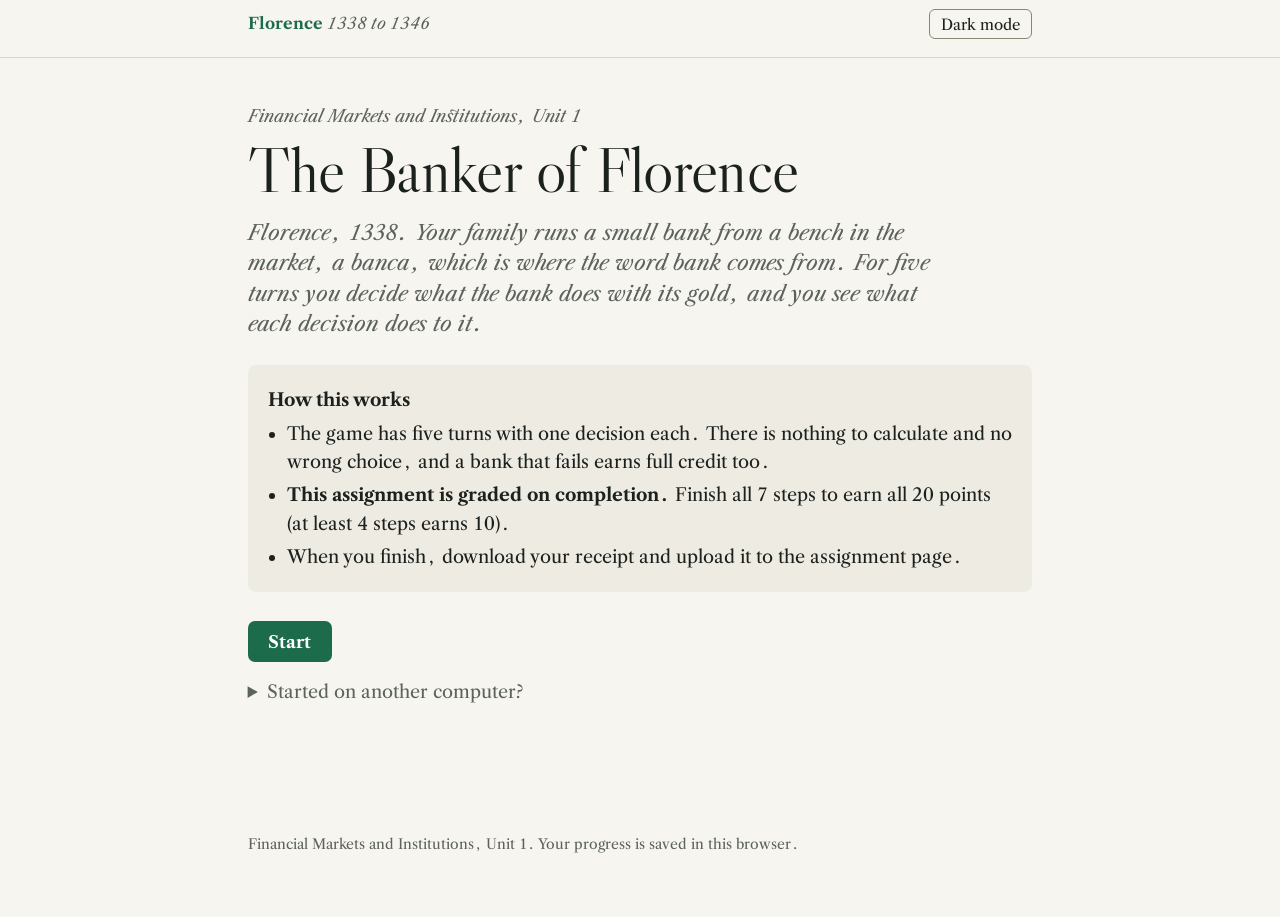
<file: index.html>
<!doctype html>
<html lang="en">
<head>
<meta charset="utf-8">
<meta name="viewport" content="width=device-width, initial-scale=1">
<title>The Banker of Florence</title>
<meta name="description" content="Financial Markets and Institutions, Unit 1. Run a small family bank in 1340s Florence through five decisions and see what each one does.">
<link rel="icon" href="data:,">
<link rel="preconnect" href="https://fonts.googleapis.com">
<link rel="preconnect" href="https://fonts.gstatic.com" crossorigin>
<link href="https://fonts.googleapis.com/css2?family=Libre+Caslon+Display&family=Libre+Caslon+Text:ital,wght@0,400;0,700;1,400&family=IBM+Plex+Mono:wght@400;500&display=swap" rel="stylesheet">
<link rel="stylesheet" href="desk.css">
</head>
<body>
<script src="config.js"></script>
<script src="desk-engine.js"></script>
</body>
</html>
</file>
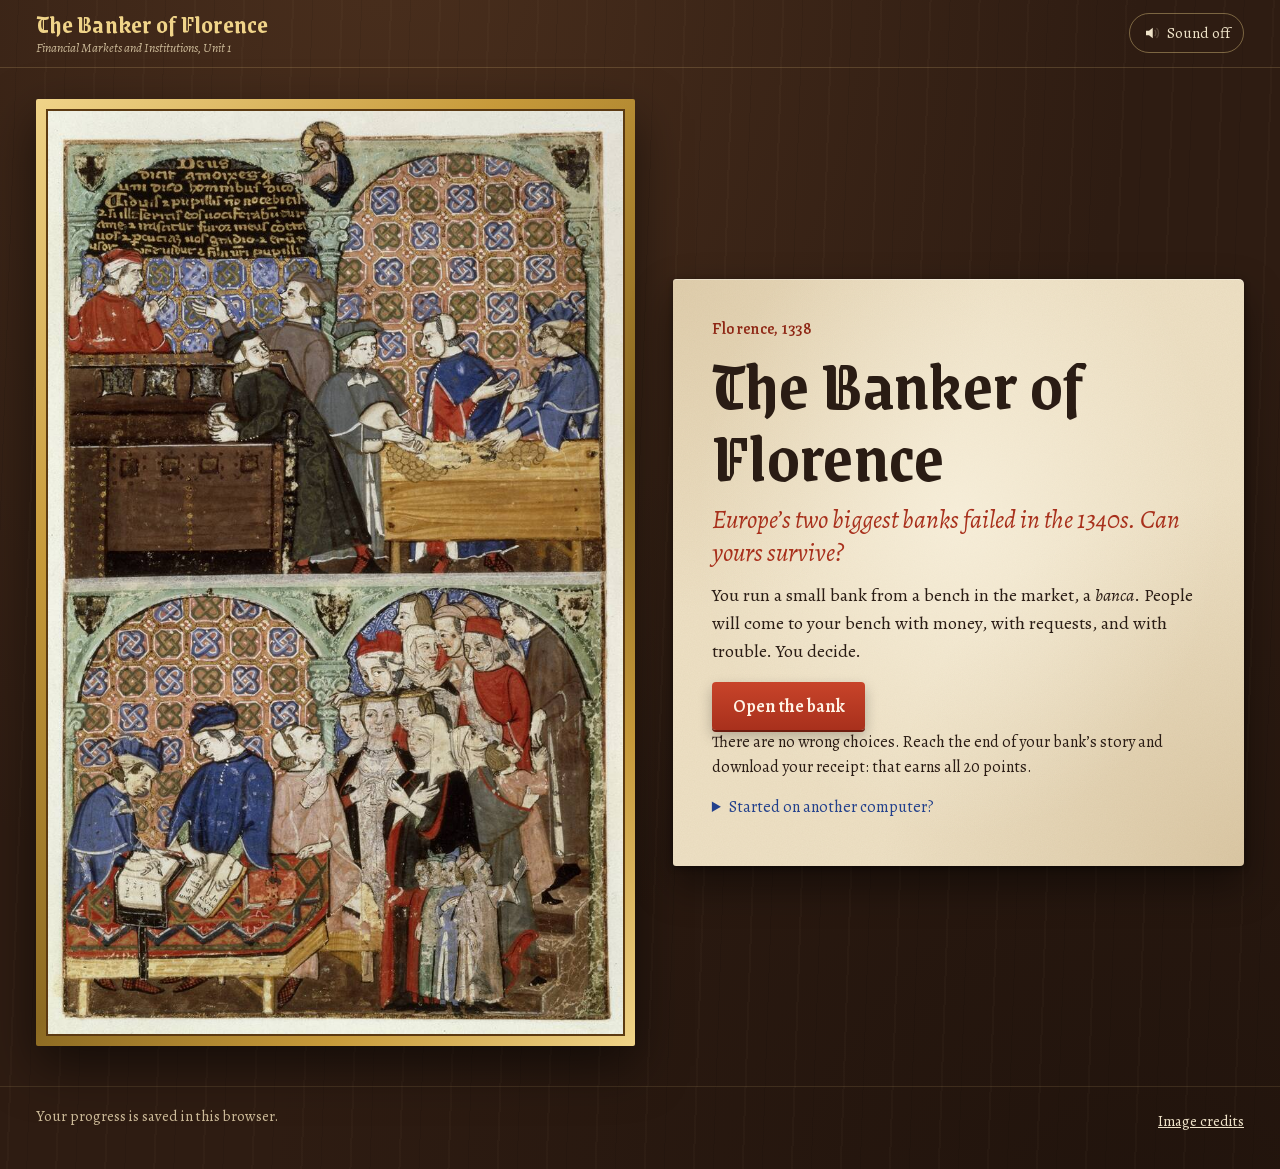
<file: v2/index.html>
<!doctype html>
<html lang="en">
<head>
<meta charset="utf-8">
<meta name="viewport" content="width=device-width, initial-scale=1">
<title>The Banker of Florence</title>
<meta name="description" content="Financial Markets and Institutions, Unit 1. Run a small family bank in 1340s Florence: move the gold, set the rate on a bill, and keep your door open through a run.">
<meta name="theme-color" content="#2E1C12">
<link rel="icon" href="data:image/svg+xml,%3Csvg xmlns='http://www.w3.org/2000/svg' viewBox='0 0 32 32'%3E%3Ccircle cx='16' cy='16' r='14' fill='%23C79A3A' stroke='%238C6A22' stroke-width='2'/%3E%3Cpath d='M16 7v18M11 12c0 4 5 4 5 8M21 12c0 4-5 4-5 8' stroke='%232A1C14' stroke-width='2' fill='none'/%3E%3C/svg%3E">
<link rel="preload" href="fonts/texturina.woff2" as="font" type="font/woff2" crossorigin>
<link rel="preload" href="fonts/alegreya.woff2" as="font" type="font/woff2" crossorigin>
<link rel="stylesheet" href="game.css">
</head>
<body>
<a class="skip" href="#main">Skip to the game</a>
<header class="mast">
  <p class="wordmark">The Banker of Florence<small>Financial Markets and Institutions, Unit 1</small></p>
  <nav class="chapters" aria-label="Chapters"><ol id="chapters"></ol></nav>
  <button class="sound" id="sound" type="button" aria-pressed="false" aria-label="Sound"><svg viewBox="0 0 24 24" aria-hidden="true"><path d="M4 9h4l5-4v14l-5-4H4z" fill="currentColor"/><path id="soundWaves" d="M16 8.5c1.5 1 1.5 6 0 7M18.5 6c3 2.5 3 9.5 0 12" stroke="currentColor" stroke-width="1.8" fill="none" stroke-linecap="round"/></svg><span class="label">Sound off</span></button>
</header>
<main id="main" tabindex="-1"></main>
<footer>
  <span>Your progress is saved in this browser.<span id="codeNote"></span></span>
  <button type="button" class="linklike" id="creditsBtn">Image credits</button>
</footer>
<div class="sr-only" aria-live="polite" id="announce"></div>
<dialog class="credits" id="credits" aria-labelledby="creditsTitle"><div class="leaf"></div></dialog>
<script>window.DESK_NO_UI = true;</script>
<script src="config.js"></script>
<script src="map-data.js"></script>
<script src="desk-engine.js"></script>
<script src="game.js"></script>
</body>
</html>
</file>
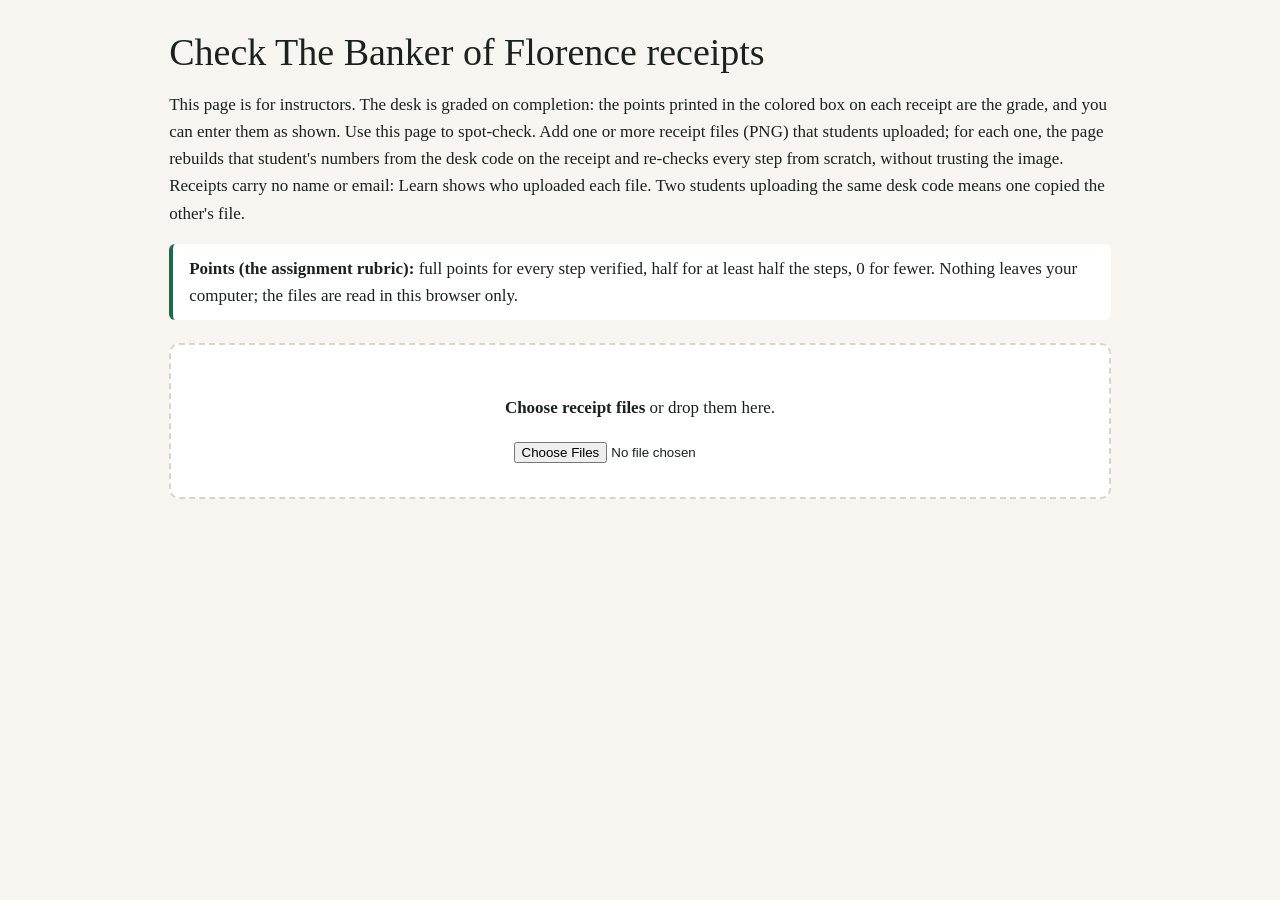
<file: verify.html>
<!doctype html>
<html lang="en">
<head>
<meta charset="utf-8">
<link rel="icon" href="data:,">
<meta name="viewport" content="width=device-width, initial-scale=1">
<title>Check Desk Receipts</title>
<style>
:root{color-scheme:light dark;--bg:#F7F5F0;--surface:#fff;--ink:#1B211D;--muted:#5C625D;--line:#D9D4C8;--ok:#1C7340;--ok-tint:#E0F2E5;--bad:#A8261E;--bad-tint:#FBE7E4;--brand:#1C6B4A}
@media (prefers-color-scheme:dark){:root{--bg:#121815;--surface:#18201C;--ink:#E9EEEA;--muted:#AEBAB3;--line:#2F3B35;--ok:#7DD49A;--ok-tint:#173324;--bad:#FF8D84;--bad-tint:#42201E;--brand:#7DD49A}}
*{box-sizing:border-box}
body{margin:0;background:var(--bg);color:var(--ink);font:17px/1.6 Georgia,'Iowan Old Style',serif}
main{max-width:980px;margin:0 auto;padding:2rem 1.2rem 4rem}
h1{font:400 38px/1.1 Georgia,serif;margin:0 0 .6rem}
.drop{border:2px dashed var(--line);border-radius:10px;padding:2rem;text-align:center;background:var(--surface);margin:1.4rem 0}
.drop.over{border-color:var(--brand)}
:focus-visible{outline:2.5px solid var(--ink);outline-offset:3px}
table{border-collapse:collapse;width:100%;font-size:15px;margin-top:1rem}
th,td{border-bottom:1px solid var(--line);padding:.45rem .5rem;text-align:left;vertical-align:top}
th{font-size:14px}
.ok{color:var(--ok);font-weight:700}.bad{color:var(--bad);font-weight:700}
.note{background:var(--surface);border-left:4px solid var(--brand);padding:.7rem 1rem;border-radius:6px}
code{font-family:ui-monospace,Menlo,monospace;font-size:14px}
</style>
</head>
<body>
<main>
  <h1 id="vt">Check desk receipts</h1>
  <p>This page is for instructors. The desk is graded on completion: the points printed in the colored box on each receipt are the grade, and you can enter them as shown. Use this page to spot-check. Add one or more receipt files (PNG) that students uploaded; for each one, the page rebuilds that student's numbers from the desk code on the receipt and re-checks every step from scratch, without trusting the image. Receipts carry no name or email: Learn shows who uploaded each file. Two students uploading the same desk code means one copied the other's file.</p>
  <p class="note"><b>Points (the assignment rubric):</b> full points for every step verified, half for at least half the steps, 0 for fewer. Nothing leaves your computer; the files are read in this browser only.</p>
  <div class="drop" id="drop">
    <p><label for="files"><b>Choose receipt files</b></label> or drop them here.</p>
    <input type="file" id="files" accept="image/png" multiple>
  </div>
  <div aria-live="polite" id="out"></div>
</main>
<script>window.DESK_NO_UI = true;</script>
<script src="config.js"></script>
<script src="desk-engine.js"></script>
<script>
(function(){
const Desk=DeskEngine.make(window.DESK); document.getElementById('vt').textContent='Check '+DESK.story.title+' receipts'; document.title=document.getElementById('vt').textContent;
const out=document.getElementById('out');
const rows=[];
function esc(s){return String(s==null?'':s).replace(/[&<>"']/g,c=>({'&':'&amp;','<':'&lt;','>':'&gt;','"':'&quot;',"'":'&#39;'}[c]))}
async function handle(files){
  for(const f of files){
    const bytes=new Uint8Array(await f.arrayBuffer());
    const text=Desk.readTextChunk(bytes);
    if(!text){rows.push({file:f.name,error:'No receipt data found. This is not a receipt from this desk, or the image was re-saved (a screenshot or an edited copy loses the data).'});continue;}
    const p=Desk.decodeReceipt(text);
    if(!p){rows.push({file:f.name,error:'The receipt data could not be read.'});continue;}
    const v=Desk.verifyPayload(p);
    rows.push({file:f.name,p,v});
  }
  render();
}
function render(){
  const seen={};rows.forEach(r=>{if(r.p&&r.p.code)seen[r.p.code]=(seen[r.p.code]||0)+1;});
  const dup=r=>seen[r.p.code]>1?' <span class="bad">(same code as another file)</span>':'';
  let h='<table><thead><tr><th scope="col">File</th><th scope="col">Desk code</th><th scope="col">Verified steps</th><th scope="col">Points</th><th scope="col">Checks</th></tr></thead><tbody>';
  for(const r of rows){
    if(r.error){h+=`<tr><td>${esc(r.file)}</td><td colspan="4" class="bad">${esc(r.error)}</td></tr>`;continue;}
    const pts=r.v.points;
    const flags=r.v.problems.length?`<span class="bad">${r.v.problems.map(esc).join('<br>')}</span>`:'<span class="ok">Receipt is intact and every completed step checks out.</span>';
    const att=r.v.rows.map(x=>`${esc(x.label)} ${x.verified?'✓':'–'}${x.attempts?' ('+x.attempts+(x.help?', help '+x.help:'')+')':''}`).join('<br>');
    h+=`<tr><td>${esc(r.file)}</td><td><code>${esc(Desk.h.fmtCode(r.p.code||''))}</code>${dup(r)}<br><small>Issued ${esc(new Date(r.p.issued).toLocaleString())}, code ${esc(Desk.shortCode(r.p.sum||'000000000000'))}</small></td><td>${r.v.done} of ${r.v.total}<br><small>${att}</small></td><td>${pts}</td><td>${flags}${r.p.memo?`<details><summary>Student's note</summary><p>${esc(r.p.memo)}</p></details>`:''}</td></tr>`;
  }
  h+='</tbody></table><p><small>In the step list, the numbers in parentheses are how many times the student pressed Check, and the help level they opened (1 = first row shown, 2 = every row shown). Help never reduces points.</small></p>';
  out.innerHTML=h;
}
const inp=document.getElementById('files'),drop=document.getElementById('drop');
inp.addEventListener('change',()=>handle(inp.files));
['dragenter','dragover'].forEach(e=>drop.addEventListener(e,ev=>{ev.preventDefault();drop.classList.add('over')}));
['dragleave','drop'].forEach(e=>drop.addEventListener(e,ev=>{ev.preventDefault();drop.classList.remove('over')}));
drop.addEventListener('drop',ev=>handle(ev.dataTransfer.files));
})();
</script>
</body>
</html>
</file>
<file: desk.css>
/* Shared desk styles (from FINAN IV Unit 5, 2026-11-02). */
:root{color-scheme:light;
  --bg:#F7F5F0;--surface:#FFFFFF;--panel:#EEEBE3;--line:#D9D4C8;--line-strong:#8A8475;
  --ink:#1B211D;--muted:#5C625D;--brand:#1C6B4A;--brand-ink:#FFFFFF;--brand-tint:#E2F0E8;
  --ok:#1C7340;--ok-tint:#E0F2E5;--bad:#A8261E;--bad-tint:#FBE7E4;--hint:#3B5469;--hint-tint:#E5ECF2;--focus:#1B211D;--hl:#FFF1B8;
  --serif:'Libre Caslon Text','Iowan Old Style',Georgia,serif;--display:'Libre Caslon Display','Libre Caslon Text',Georgia,serif;
  --mono:'IBM Plex Mono',ui-monospace,Menlo,Consolas,monospace;}
:root[data-theme="dark"]{color-scheme:dark;
  --bg:#121815;--surface:#18201C;--panel:#1F2924;--line:#2F3B35;--line-strong:#71807A;
  --ink:#E9EEEA;--muted:#AEBAB3;--brand:#7DD49A;--brand-ink:#0F1512;--brand-tint:#1B3326;
  --ok:#7DD49A;--ok-tint:#173324;--bad:#FF8D84;--bad-tint:#42201E;--hint:#A8BCCE;--hint-tint:#1C2A36;--focus:#E9EEEA;--hl:#4A4220;}
*{box-sizing:border-box}
[hidden]{display:none!important}
html,body{margin:0}
body{background:var(--bg);color:var(--ink);font:18px/1.6 var(--serif);font-variant-numeric:lining-nums tabular-nums}
a{color:var(--ink);text-underline-offset:.2em}
:focus-visible{outline:2.5px solid var(--focus);outline-offset:3px;border-radius:3px}
.sr-only{position:absolute;width:1px;height:1px;padding:0;margin:-1px;overflow:hidden;clip:rect(0,0,0,0);white-space:nowrap;border:0}
.skip{position:absolute;left:-9999px;top:0;background:var(--brand);color:var(--brand-ink);padding:.6rem 1rem;z-index:10}
.skip:focus{left:0}
header.bar{position:sticky;top:0;z-index:5;background:var(--bg);border-bottom:1px solid var(--line)}
.bar-in{max-width:820px;margin:0 auto;padding:.55rem 1.1rem;display:flex;align-items:center;gap:.7rem;flex-wrap:wrap}
.brand{font-style:italic;color:var(--muted);font-size:16px;margin-right:auto}
.brand b{font-style:normal;color:var(--brand);font-weight:700}
.btn-quiet{font:15px var(--serif);background:none;border:1px solid var(--line-strong);color:var(--ink);border-radius:6px;padding:.3rem .7rem;cursor:pointer}
.btn-quiet[aria-pressed="true"]{background:var(--ink);color:var(--bg);border-color:var(--ink)}
.btn-calc{text-decoration:none;display:inline-block;font:700 15px var(--serif);background:var(--brand);color:var(--brand-ink);border:0;border-radius:6px;padding:.4rem .85rem;cursor:pointer}
nav.steps{max-width:820px;margin:0 auto;padding:0 1.1rem .55rem;overflow-x:auto}
nav.steps ol{display:flex;flex-wrap:wrap;gap:6px;list-style:none;margin:0;padding:0}
nav.steps button{font:14px var(--serif);border:1.5px solid var(--line-strong);background:var(--surface);color:var(--ink);border-radius:999px;padding:.2rem .7rem;cursor:pointer}
nav.steps button.done{background:var(--brand);border-color:var(--brand);color:var(--brand-ink)}
nav.steps button.done::before{content:"✓ "}
nav.steps button[aria-current="step"]{outline:2px solid var(--ink);outline-offset:2px}
.navnote{max-width:820px;margin:0 auto;padding:0 1.1rem .5rem;font-size:14px;color:var(--muted)}
main{max-width:820px;margin:0 auto;padding:1.2rem 1.1rem 7rem}
.kicker{font-style:italic;color:var(--muted);margin:1.6rem 0 .5rem;font-size:17px}
h1{font:400 clamp(40px,7vw,64px)/1 var(--display);letter-spacing:-.01em;margin:0 0 1rem}
.dek{font-style:italic;font-size:21px;line-height:1.45;color:var(--muted);max-width:34em;margin:0 0 1.6rem}
h2{font:400 30px/1.15 var(--display);margin:0 0 .5rem}
h3{font:700 18px var(--serif);margin:1.2rem 0 .3rem}
.place{font-style:italic;color:var(--muted);margin:0 0 .8rem}
.box{background:var(--panel);border-radius:8px;padding:1rem 1.25rem;margin:0 0 1.4rem}
.box p{margin:.3rem 0}.box ul{margin:.3rem 0;padding-left:1.2rem}.box li{margin:.25rem 0}
form.start{display:grid;gap:1rem;max-width:30rem}
.start{display:grid;gap:1rem;max-width:30rem}
.resume summary{cursor:pointer;color:var(--muted)}
.resume form{display:grid;gap:.6rem;margin-top:.8rem}
.code{font-family:var(--mono);letter-spacing:.06em}
label{display:block;font-weight:700;font-size:16px;margin-bottom:.25rem}
.field-help{font-size:15px;color:var(--muted);margin:.25rem 0 0}
input[type=text],input[type=email],textarea{width:100%;font:18px var(--serif);padding:.55rem .7rem;border:1.5px solid var(--line-strong);border-radius:6px;background:var(--surface);color:var(--ink)}
textarea{min-height:9rem;line-height:1.5}
input.money{font:500 19px var(--mono);width:14rem;max-width:100%;padding:.5rem .7rem;border:1.5px solid var(--line-strong);border-radius:6px;background:var(--surface);color:var(--ink)}
.btn{text-decoration:none;display:inline-block;font:700 17px var(--serif);background:var(--brand);color:var(--brand-ink);border:0;border-radius:7px;padding:.65rem 1.3rem;cursor:pointer}
.btn[disabled]{opacity:.5;cursor:not-allowed}
.btn.secondary{background:transparent;color:var(--ink);border:1.5px solid var(--line-strong)}
.btn.small{font-size:15px;padding:.4rem .9rem}
.memo{background:var(--surface);border:1px solid var(--line);border-radius:10px;padding:1.4rem 1.5rem 1.2rem;box-shadow:0 1px 0 var(--line)}
.memo-head{display:flex;justify-content:space-between;gap:1rem;flex-wrap:wrap;font-size:15px;color:var(--muted);border-bottom:1px solid var(--line);padding-bottom:.6rem;margin-bottom:1rem}
.memo-head b{color:var(--ink)}
.stamp{font:500 13px var(--mono);letter-spacing:.06em;text-transform:uppercase;border:1.5px solid currentColor;border-radius:4px;padding:.05rem .45rem;color:var(--brand)}
.memo p{margin:.5rem 0}
.tw{overflow-x:auto;max-width:100%}
table.cf{border-collapse:collapse;margin:1rem 0 .5rem;font:16px var(--mono);width:100%;max-width:44rem}
table.cf caption{text-align:left;font:italic 15px var(--serif);color:var(--muted);padding-bottom:.35rem}
table.cf th{font:700 14px var(--serif);text-align:right;padding:.35rem .6rem;border-bottom:1.5px solid var(--line-strong);vertical-align:bottom}
table.cf th:first-child,table.cf td:first-child{text-align:left}
table.cf td{text-align:right;padding:.3rem .6rem;border-bottom:1px solid var(--line);vertical-align:middle;white-space:nowrap}
table.cf tfoot td[colspan]{white-space:normal;text-align:left}
table.cf td.neg{color:var(--bad)}
table.cf td.lbl{font:16px var(--serif);white-space:normal;text-align:left}
table.cf td .ex{display:block;font-size:12.5px;color:var(--muted)}
table.cf input{font:15px var(--mono);width:9.5rem;text-align:right;padding:.2rem .35rem;border:1.5px solid var(--line-strong);border-radius:4px;background:var(--surface);color:var(--ink)}
table.cf input.good{border-color:var(--ok);background:var(--ok-tint)}
table.cf input.wrong{border-color:var(--bad);background:var(--bad-tint)}
table.cf input[readonly]{background:var(--panel);border-style:dashed}
table.cf .mark{display:inline-block;width:1.2em;text-align:center;font-family:var(--serif)}
table.cf tfoot td{border-bottom:0;padding-top:.45rem}
table.cf tfoot tr.total td{font-weight:500;border-top:1.5px solid var(--line-strong)}
table.cf tr.hl td{background:var(--hl)}
.reveal{animation:fade .35s ease}
@keyframes fade{from{opacity:0}to{opacity:1}}
@media (prefers-reduced-motion:reduce){.reveal{animation:none}}
.pair{display:grid;grid-template-columns:1fr 1fr;gap:1rem}
@media (max-width:680px){header.bar{position:static}.pair{grid-template-columns:1fr}table.cf{font-size:13px}table.cf input{width:6.4rem;font-size:13px}table.cf th,table.cf td{padding:.3rem .2rem}table.cf th{font-size:12.5px}.today{display:none}.memo{padding:1.1rem .8rem}table.cf .mark{width:.9em}}
.formula{font:500 16px var(--mono);background:var(--panel);border-radius:6px;padding:.6rem .8rem;margin:.6rem 0;line-height:1.7}.formula span{white-space:nowrap}
.ask{margin-top:1.2rem;display:grid;gap:1rem}
fieldset{border:0;padding:0;margin:0}
legend{font-weight:700;font-size:16px;margin-bottom:.35rem}
.choices{display:flex;gap:.6rem;flex-wrap:wrap}
.choices.stack{flex-direction:column;align-items:flex-start}
.choice{position:relative}
.choice input{position:absolute;opacity:0;inset:0}
.choice span{display:inline-block;border:1.5px solid var(--line-strong);border-radius:999px;padding:.35rem 1rem;font-size:16px;cursor:pointer;background:var(--surface)}
.choices.stack .choice span{border-radius:8px;text-align:left}
.choice input:checked + span{background:var(--ink);color:var(--bg);border-color:var(--ink)}
.choice input:focus-visible + span{outline:2.5px solid var(--focus);outline-offset:3px}
.actions{display:flex;gap:.8rem;align-items:center;flex-wrap:wrap;margin-top:.4rem}
.fb{border-radius:8px;padding:.8rem 1rem;margin-top:.8rem;font-size:17px}
.fb:empty{display:none}
.fb.ok{background:var(--ok-tint);border-left:4px solid var(--ok)}
.fb.bad{background:var(--bad-tint);border-left:4px solid var(--bad)}
.fb.hint{background:var(--hint-tint);border-left:4px solid var(--hint)}
.fb b{font-weight:700}
.attempts{font-size:14px;color:var(--muted)}
.q{border-top:1px solid var(--line);padding:1rem 0 .4rem}
.q:first-of-type{border-top:0}
.small{font-size:15px;color:var(--muted)}
.slider-wrap{margin:1rem 0}
input[type=range]{width:100%;max-width:30rem;accent-color:var(--brand)}
.readout{font:500 18px var(--mono)}
svg.curve{width:100%;max-width:36rem;height:auto;display:block;background:var(--panel);border-radius:8px;margin:.6rem 0}
svg.curve text{font:13px var(--serif);fill:var(--muted)}
.cert-preview{max-width:100%;border:1px solid var(--line);border-radius:6px;margin:1rem 0;display:block}
ul.check{list-style:none;padding:0;margin:.6rem 0 1rem}
ul.check li{display:flex;gap:.6rem;align-items:center;padding:.3rem 0;border-bottom:1px solid var(--line)}
ul.check .st{font:500 14px var(--mono);min-width:5.5rem}
ul.check .st.ok{color:var(--ok)}ul.check .st.no{color:var(--bad)}
.points{font:400 44px/1 var(--display);margin:.2rem 0 .6rem}
.wc{font-size:14px;color:var(--muted)}
/* calculator: a link to Desmos */
.calc-strip{margin:1.1rem 0 .4rem;padding:.6rem .8rem;border-left:4px solid var(--brand);background:var(--panel);border-radius:0 8px 8px 0}
.calc-strip .small{margin:.45rem 0 0}
footer{max-width:820px;margin:0 auto;padding:0 1.1rem 3rem;font-size:14px;color:var(--muted)}
.pager{display:flex;justify-content:space-between;align-items:center;gap:.75rem;flex-wrap:wrap;margin:1.75rem 0 0;padding-top:1.1rem;border-top:1px solid var(--line)}.pager[hidden]{display:none}
#nextRow{display:none}
.practice-banner{background:var(--hint-tint);border-left:4px solid var(--hint);padding:.6rem .9rem;border-radius:6px;margin:0 0 1rem}
/* opt-in blocks (2026-11-05): parts, autosave, worked example, sources */
.part,.ask>*{min-width:0}
.part>p:first-child{margin-top:0}
.part>.field,.part>fieldset,.part>.tw{margin-top:.6rem}
.part+.part{border-top:1px solid var(--line);padding-top:1rem}
.autosave{font-size:15px;color:var(--muted);margin:0;min-height:1.5em}
.autosave.ok{color:var(--ok);font-weight:700}
.autosave.ok::before{content:"✓ "}
.fb.note{background:var(--panel);border-left:4px solid var(--line-strong)}
details.example{background:var(--brand-tint);border-left:4px solid var(--brand);border-radius:8px;padding:.55rem 1rem .6rem;margin:1rem 0}
details.example summary,details.sources summary{cursor:pointer;font-weight:700;font-size:16px}
details.example summary{color:var(--brand)}
details.example .ex-body{font-size:16.5px}
details.example .ex-body p{margin:.3rem 0}
details.example .ex-body .formula{margin:.4rem 0}
details.sources{margin-top:1.2rem;border-top:1px solid var(--line);padding-top:.6rem;font-size:15px;color:var(--muted)}
details.sources summary{font-size:15px;color:var(--muted)}
details.sources .sources-body{margin-top:.4rem}
details.sources .sources-body p,details.sources .sources-body ul{margin:.3rem 0}

/* ladder tables (2026-11-11): worked example and student version share one layout */
table.cf.ladder td.lbl{font:16px var(--serif)}
table.cf.ladder.filled{background:var(--brand-tint)}
table.cf.ladder td:nth-child(2){color:var(--muted)}
</file>
<file: v2/game.css>
/* The Banker of Florence, version 2. The screen is the banker's table seen from above; the chronicle is a vellum leaf on it. */
@font-face { font-family: 'Grenze Gotisch'; src: url(fonts/grenze.woff2) format('woff2'); font-weight: 100 900; font-display: swap; }
@font-face { font-family: 'Texturina'; src: url(fonts/texturina.woff2) format('woff2'); font-weight: 100 900; font-display: swap; }
@font-face { font-family: 'Alegreya'; src: url(fonts/alegreya.woff2) format('woff2'); font-weight: 400 900; font-display: swap; }
@font-face { font-family: 'Alegreya'; src: url(fonts/alegreya-italic.woff2) format('woff2'); font-weight: 400 900; font-style: italic; font-display: swap; }

:root {
  --walnut: #2E1C12; --walnut-2: #3B2618; --walnut-3: #4A3020;
  --vellum: #EDE0C4; --vellum-2: #E3D2AE; --vellum-edge: #C9B386;
  --ink: #2A1C14; --ink-2: #5A4636;
  --vermilion: #A8301C; --vermilion-2: #C8442A;
  --ultramarine: #22408C; --verdigris: #3D7563; --verdigris-2: #2F5E4F;
  --gold: #C79A3A; --gold-hi: #F0D489; --gold-lo: #8C6A22;
  --on-wood: #EFE3C9; --on-wood-2: #CDBB99;
  --black: 'Grenze Gotisch', 'Texturina', Georgia, serif;
  --display: 'Texturina', 'Iowan Old Style', Georgia, serif;
  --text: 'Alegreya', 'Iowan Old Style', Georgia, serif;
  --leaf-shadow: 0 1px 0 rgba(255,255,255,.35) inset, 0 18px 40px rgba(0,0,0,.45), 0 2px 6px rgba(0,0,0,.4);
  color-scheme: dark;
}
@media (prefers-color-scheme: dark) { :root { --vellum: #E4D5B6; --vellum-2: #D9C6A0; } }

* { box-sizing: border-box; }
html { -webkit-text-size-adjust: 100%; }
body {
  margin: 0; min-height: 100vh; color: var(--on-wood); font: 400 18px/1.55 var(--text);
  background-color: var(--walnut);
  /* walnut grain: long soft bands, drawn, no image */
  background-image:
    repeating-linear-gradient(92deg, rgba(0,0,0,.0) 0 18px, rgba(0,0,0,.07) 18px 19px, rgba(0,0,0,0) 19px 47px, rgba(255,220,170,.025) 47px 49px),
    radial-gradient(ellipse at 30% -10%, #4a2f1d 0%, transparent 60%),
    radial-gradient(ellipse at 90% 110%, #20130c 0%, transparent 55%);
  font-variant-numeric: oldstyle-nums proportional-nums;
}
a { color: inherit; }
button { font: inherit; color: inherit; }
:focus-visible { outline: 3px solid var(--gold-hi); outline-offset: 3px; border-radius: 3px; }
.leaf :focus-visible, .ledger :focus-visible, .ledger2 :focus-visible { outline-color: var(--ultramarine); }   /* 2026-11-19: the ledger is .ledger2; the gold ring was 1.1:1 on its vellum */
.sr-only { position: absolute !important; width: 1px; height: 1px; padding: 0; margin: -1px; overflow: hidden; clip: rect(0 0 0 0); white-space: nowrap; border: 0; }
.skip { position: absolute; left: -999px; top: 8px; background: var(--vellum); color: var(--ink); padding: .4rem .8rem; z-index: 10; }
.skip:focus { left: 8px; }

/* ---------------- masthead ---------------- */
.mast { display: grid; grid-template-columns: auto 1fr auto; align-items: center; gap: 1rem; padding: .7rem clamp(16px, 3vw, 36px); border-bottom: 1px solid rgba(240,212,137,.18); }
.mast .wordmark { font: 600 26px/1 var(--black); color: var(--gold-hi); letter-spacing: .01em; white-space: nowrap; margin: 0; }
.mast .wordmark small { display: block; font: italic 400 13px/1.2 var(--text); color: var(--on-wood-2); letter-spacing: 0; margin-top: 3px; }
.chapters { display: flex; justify-content: center; }
.chapters ol { list-style: none; margin: 0; padding: 0; display: flex; gap: 6px; align-items: center; }
.chapters li { display: flex; align-items: center; }
.chapters li + li::before { content: ''; width: 14px; height: 1px; background: rgba(240,212,137,.3); margin-right: 6px; }
.chapters button { width: 36px; height: 36px; border-radius: 50%; border: 1.5px solid rgba(240,212,137,.45); background: transparent; color: var(--on-wood-2); font: 600 15px/1 var(--black); cursor: pointer; display: grid; place-items: center; padding: 0; }
.chapters button[disabled] { opacity: .45; cursor: default; }
.chapters button.done { background: radial-gradient(circle at 35% 30%, var(--gold-hi), var(--gold) 55%, var(--gold-lo)); color: var(--ink); border-color: var(--gold-hi); }
.chapters button[aria-current="step"] { border-color: var(--gold-hi); color: var(--gold-hi); box-shadow: 0 0 0 3px rgba(240,212,137,.18); }
.chapters button.done[aria-current="step"] { color: var(--ink); }
.chapters svg { width: 16px; height: 16px; }
.sound { border: 1.5px solid rgba(240,212,137,.4); background: transparent; color: var(--on-wood); border-radius: 999px; padding: .35rem .8rem; cursor: pointer; font-size: 15px; display: inline-flex; align-items: center; gap: .4rem; min-height: 40px; }
.sound[aria-pressed="true"] { border-color: var(--gold-hi); color: var(--gold-hi); }
.sound svg { width: 18px; height: 18px; }

main { padding: clamp(14px, 2.4vw, 32px) clamp(16px, 3vw, 36px) 40px; max-width: 1440px; margin: 0 auto; }
main:focus { outline: none; }
footer { padding: 18px clamp(16px, 3vw, 36px) 32px; color: var(--on-wood-2); font-size: 15px; max-width: 1440px; margin: 0 auto; border-top: 1px solid rgba(240,212,137,.12); display: flex; flex-wrap: wrap; gap: .4rem 1.4rem; justify-content: space-between; }
footer button.linklike { background: none; border: 0; padding: 0; text-decoration: underline; cursor: pointer; color: var(--on-wood); font-size: 15px; min-height: 32px; }
.code { font-variant-numeric: lining-nums tabular-nums; letter-spacing: .06em; color: var(--gold-hi); white-space: nowrap; }

/* ---------------- the vellum leaf ---------------- */
.leaf {
  position: relative; color: var(--ink); background: var(--vellum); border-radius: 3px 5px 4px 3px; box-shadow: var(--leaf-shadow);
  background-image:
    radial-gradient(ellipse at 50% 40%, rgba(255,250,235,.55), transparent 65%),
    radial-gradient(ellipse at 100% 100%, rgba(150,110,50,.22), transparent 45%),
    radial-gradient(ellipse at 0% 0%, rgba(150,110,50,.16), transparent 40%),
    url("data:image/svg+xml,%3Csvg xmlns='http://www.w3.org/2000/svg' width='220' height='220'%3E%3Cfilter id='n'%3E%3CfeTurbulence type='fractalNoise' baseFrequency='.85' numOctaves='3' stitchTiles='stitch'/%3E%3CfeColorMatrix values='0 0 0 0 .45 0 0 0 0 .33 0 0 0 0 .18 0 0 0 .09 0'/%3E%3C/filter%3E%3Crect width='220' height='220' filter='url(%23n)'/%3E%3C/svg%3E");
}
.leaf a { color: var(--ultramarine); }
.rubric { font: 600 15px/1.2 var(--display); color: #8E2614; margin: 0 0 .25rem; letter-spacing: .02em; }   /* 2026-11-19: vermilion was 4.37:1 on the receipt's vellum */
.leaf h1, .leaf h2 { font: 600 clamp(34px, 3.6vw, 50px)/1 var(--black); margin: 0 0 .7rem; color: var(--ink); letter-spacing: .005em; }
.leaf p { margin: 0 0 .8rem; }
.initial-p::first-letter { float: left; }
.initial { float: left; width: 2.9em; height: 2.9em; margin: .18em .55em .1em 0; }
.act { margin: 1rem 0 0; padding: .6rem 0 0; border-top: 1.5px solid rgba(168,48,28,.35); font-weight: 600; color: var(--vermilion); font-size: 18px; }
.act::before { content: '\2767'; margin-right: .45em; font-weight: 400; }

.btn { display: inline-flex; align-items: center; justify-content: center; gap: .5rem; min-height: 48px; padding: .6rem 1.3rem; border-radius: 4px; border: 0; cursor: pointer; font: 600 18px/1.15 var(--text);
  background: linear-gradient(180deg, var(--vermilion-2), var(--vermilion)); color: #FFF4E6; box-shadow: 0 2px 0 #6E1D10, 0 6px 14px rgba(0,0,0,.25); text-decoration: none; }
.btn:hover { filter: brightness(1.06); }
.btn:active { transform: translateY(1px); box-shadow: 0 1px 0 #6E1D10, 0 3px 8px rgba(0,0,0,.25); }
.btn[disabled] { opacity: .5; cursor: default; filter: grayscale(.4); }
.btn.gold { background: linear-gradient(180deg, var(--gold-hi), var(--gold)); color: var(--ink); box-shadow: 0 2px 0 var(--gold-lo), 0 6px 14px rgba(0,0,0,.25); }
.btn.quiet { background: transparent; color: var(--ink); box-shadow: inset 0 0 0 1.5px rgba(42,28,20,.45); }
.on-wood .btn.quiet, .btn.quiet.on-wood { color: var(--on-wood); box-shadow: inset 0 0 0 1.5px rgba(240,212,137,.5); }
.actions { display: flex; flex-wrap: wrap; gap: .7rem; align-items: center; margin-top: 1rem; }

/* ---------------- title screen ---------------- */
.title { display: grid; grid-template-columns: minmax(0, 1.05fr) minmax(0, 1fr); gap: clamp(20px, 3vw, 48px); align-items: center; min-height: calc(100vh - 200px); }
.plate { margin: 0; position: relative; }
.plate .frame { padding: 10px; background: linear-gradient(135deg, var(--gold-hi), var(--gold) 30%, var(--gold-lo) 60%, var(--gold) 80%, var(--gold-hi)); border-radius: 2px; box-shadow: 0 20px 50px rgba(0,0,0,.55); }
.plate img { display: block; width: 100%; height: auto; border: 2px solid #5b3a12; }
figcaption { font: italic 400 14px/1.4 var(--text); color: var(--on-wood-2); margin-top: .55rem; }
.leaf figcaption { color: var(--ink-2); }
.title .leaf { padding: clamp(22px, 3vw, 44px); }
.title .leaf h1 { font-size: clamp(46px, 5.6vw, 76px); }
.hook { font: italic 600 clamp(21px, 2vw, 26px)/1.3 var(--text); color: var(--vermilion); margin: -.2rem 0 1rem; }
.small-note { font-size: 15px; color: var(--ink-2); margin: .9rem 0 0; }
.seal { margin: 0 0 1.2rem; padding: 1rem 1.2rem; border: 2px solid var(--gold-lo); background: rgba(199,154,58,.14); border-radius: 3px; }
.seal.bad { border-color: var(--vermilion); background: rgba(168,48,28,.08); }
.seal-rank { font-size: 17px; margin: 0 0 .4rem; }
.seal-line { font: italic 600 21px/1.4 var(--text); margin: 0; }
.card-preview { display: block; width: min(100%, 320px); margin-top: .8rem; box-shadow: 0 8px 20px rgba(0,0,0,.35); }
#shareMsg { font-size: 15px; color: var(--verdigris-2); }
.howto { margin: 1.1rem 0 0; padding: 0; list-style: none; font-size: 17px; }
.howto li { padding-left: 1.4em; position: relative; margin: .35rem 0; }
.howto li::before { content: ''; position: absolute; left: .2em; top: .62em; width: .5em; height: .5em; background: var(--vermilion); transform: rotate(45deg); }
details.resume { margin-top: 1rem; font-size: 16px; }
details.resume summary { cursor: pointer; color: var(--ultramarine); min-height: 32px; }
.resume label { display: block; margin: .6rem 0 .25rem; font-weight: 600; }
.resume input { font: 600 20px/1 var(--text); letter-spacing: .08em; padding: .5rem .7rem; border: 1.5px solid var(--ink-2); background: rgba(255,255,255,.5); color: var(--ink); border-radius: 3px; width: 12ch; text-transform: uppercase; }
.err { color: var(--vermilion); font-weight: 600; min-height: 1.4em; margin: .4rem 0 0; }

/* ---------------- a turn ---------------- */
.turn { display: grid; grid-template-columns: minmax(280px, 340px) minmax(0, 1fr); grid-template-areas: 'leaf stage' 'ledger stage' 'ledger .'; grid-template-rows: auto auto 1fr; gap: clamp(14px, 1.8vw, 24px) clamp(16px, 2.2vw, 30px); align-items: start; }
.turn > .leaf { grid-area: leaf; }
.turn > .stagecol { grid-area: stage; }
.turn > .ledger { grid-area: ledger; }
.turn > .leaf { padding: 20px 22px 18px; }
.turn > .leaf .story p { font-size: 17px; }
.mini { margin: .2rem 0 1rem; }
.mini .frame { padding: 5px; background: linear-gradient(135deg, var(--gold-hi), var(--gold) 40%, var(--gold-lo) 75%, var(--gold)); }
.mini img { display: block; width: 100%; height: 104px; object-fit: cover; border: 1px solid #5b3a12; }
.mini figcaption { font-size: 13px; margin-top: .3rem; }
.outcome { margin-top: 1rem; padding-top: .8rem; border-top: 1.5px solid rgba(168,48,28,.35); }
.outcome[hidden] { display: none; }
.outcome p { font-size: 17.5px; }
.stagecol { display: grid; gap: 14px; min-width: 0; }
.stage { position: relative; border-radius: 6px; overflow: hidden; background: var(--walnut-3); box-shadow: 0 16px 40px rgba(0,0,0,.5), 0 0 0 1px rgba(0,0,0,.4); touch-action: none; user-select: none; -webkit-user-select: none; }
.stage svg { display: block; width: 100%; height: auto; }
.stage .stack, .stage .person { pointer-events: none; }
.stage .overlay { position: absolute; inset: auto 0 0 0; padding: 12px; display: flex; flex-wrap: wrap; gap: 8px; justify-content: center; pointer-events: none; }
.stage .overlay > * { pointer-events: auto; }
.chip { min-height: 44px; padding: .45rem .9rem; border-radius: 999px; border: 1.5px solid rgba(42,28,20,.55); background: var(--vellum); color: var(--ink); font: 600 16px/1.1 var(--text); cursor: pointer; box-shadow: 0 4px 10px rgba(0,0,0,.35); display: inline-flex; align-items: center; gap: .45rem; }
.chip[aria-pressed="true"], .chip.hot { background: var(--gold-hi); border-color: var(--gold-lo); }
.chip svg { width: 20px; height: 20px; }
.commit { display: flex; flex-wrap: wrap; gap: .8rem; align-items: center; justify-content: space-between; background: rgba(0,0,0,.22); border: 1px solid rgba(240,212,137,.18); border-radius: 6px; padding: 10px 12px; }
.commit .what { color: var(--on-wood); font-size: 17px; flex: 1 1 18rem; }
.gauge { flex: 1 1 100%; display: grid; gap: 5px; }
.gauge .gr { display: grid; grid-template-columns: 11.5em 1fr 4.2em; align-items: center; gap: .6rem; font-size: 15px; color: var(--on-wood-2); }
.gauge b { color: var(--on-wood); text-align: right; font-variant-numeric: lining-nums tabular-nums; }
.gauge .bar { height: 14px; background: rgba(0,0,0,.35); border-radius: 2px; overflow: hidden; }
.gauge i { display: block; height: 100%; transition: width .35s ease; }
.gauge i.gold { background: linear-gradient(180deg, var(--gold-hi), var(--gold)); }
.gauge i.claim { background: repeating-linear-gradient(135deg, #C8442A 0 6px, #A8301C 6px 12px); }
.gauge.short .gr:last-child b { color: #FF9C86; }
.commit .what b { color: var(--gold-hi); font-weight: 600; }

/* the ledger: an open account book; the pen writes each figure */
.ledger { color: var(--ink); background: var(--vellum-2); border-radius: 3px; padding: 14px 18px 12px; box-shadow: var(--leaf-shadow);
  background-image: repeating-linear-gradient(180deg, transparent 0 33px, rgba(168,48,28,.18) 33px 34px), linear-gradient(90deg, rgba(0,0,0,.05), transparent 6%, transparent 94%, rgba(0,0,0,.05)); }
.ledger summary { list-style: none; cursor: pointer; }
.ledger summary::-webkit-details-marker { display: none; }
.ledger summary h3::after { content: '\25BE'; margin-left: .4rem; color: var(--ink-2); font-size: 14px; }
.ledger[open] summary h3::after { content: '\25B4'; }
.ledger h3 { font: 600 17px/1 var(--display); color: var(--vermilion); margin: 0 0 6px; display: flex; justify-content: space-between; align-items: baseline; }
.ledger h3 span { font: italic 400 14px/1 var(--text); color: var(--ink-2); }
.ledger table { width: 100%; border-collapse: collapse; font-size: 17px; }
.ledger td, .ledger th { padding: 5px 4px; height: 34px; vertical-align: baseline; }
.ledger th { text-align: left; font-weight: 400; white-space: nowrap; }
.ledger td { text-align: right; font-style: italic; font-variant-numeric: oldstyle-nums tabular-nums; white-space: nowrap; }
.ledger td.chg { width: 7.5em; font-size: 15px; }
.ledger td.chg.up { color: var(--verdigris-2); }
.ledger td.chg.down { color: #8A2412; }
.ledger tr.worth th, .ledger tr.worth td { font-weight: 700; border-top: 2px solid var(--gold-lo); }
.ledger tr.struck td.now, .ledger tr.struck th { text-decoration: line-through; text-decoration-color: var(--vermilion); text-decoration-thickness: 2px; }
.ledger .pen { display: inline-block; clip-path: inset(0 0 0 0); }
.ledger .pen.writing { animation: pen .7s steps(12, end) both; }
@keyframes pen { from { clip-path: inset(0 100% 0 0); } to { clip-path: inset(0 0 0 0); } }
.ledger .foot { font-size: 14px; color: var(--ink-2); margin: 6px 0 0; font-style: italic; }
.ledger .closed { color: #8A2412; font-weight: 700; font-style: normal; margin: 6px 0 0; }

/* ---------------- panels on the cloth (the bill's rate, the letter) ---------------- */
.panel { position: absolute; left: 50%; top: 50%; transform: translate(-50%, -50%); width: min(92%, 520px); color: var(--ink); padding: 18px 20px; z-index: 3; }
.panel h3 { font: 600 28px/1.1 var(--black); margin: 0 0 .5rem; }
.panel p { margin: 0 0 .6rem; font-size: 17px; }
.rate { margin: .4rem 0 .2rem; position: relative; }
.rate .track { position: relative; height: 10px; margin: 6px 0 -18px; pointer-events: none; }
.rate .band { position: absolute; top: 0; height: 10px; background: repeating-linear-gradient(135deg, rgba(168,48,28,.35) 0 5px, rgba(168,48,28,.15) 5px 10px); border-radius: 2px; }
.rate .mark { position: absolute; top: -8px; width: 4px; height: 26px; margin-left: -2px; background: var(--vermilion); border-radius: 2px; box-shadow: 0 0 0 2px var(--vellum); }
.rate .scale { position: relative; }
.rate .bandlabel { position: absolute; transform: translateX(-50%); color: var(--vermilion); font-style: italic; }
.billpanel { width: min(94%, 560px); }
.merchants { display: flex; gap: 6px; margin: .2rem 0; }
.merchants i { width: 18px; height: 26px; border-radius: 9px 9px 3px 3px; background: var(--verdigris); border: 1.5px solid var(--ink); transition: transform .8s ease, opacity .8s ease; }
.merchants i.gone { transform: translateX(40px); opacity: .15; }
.rate input[type=range] { width: 100%; accent-color: var(--vermilion); height: 36px; }
.rate .scale { display: flex; justify-content: space-between; font-size: 14px; color: var(--ink-2); }
.rate .read { font: 600 20px/1.2 var(--text); margin: .4rem 0; }
.rate .read b { color: var(--verdigris-2); }

/* ---------------- the chronicle ---------------- */
.chron { max-width: 1060px; margin: 0 auto; padding: clamp(22px, 4vw, 56px); }
.chron .heading { display: grid; grid-template-columns: minmax(0, 1fr) minmax(0, 1fr); gap: clamp(18px, 3vw, 40px); align-items: end; margin-bottom: 1.4rem; }
.chron h2 { font-size: clamp(34px, 4.4vw, 56px); }
.chron .fate { font: 600 22px/1.3 var(--text); margin: 0; }
.chron .fate.bad { color: var(--vermilion); }
.chron .fate.good { color: var(--verdigris-2); }
.entries { list-style: none; margin: 0; padding: 0; }
.entries li { display: grid; grid-template-columns: minmax(0, 1.25fr) minmax(0, 1fr); gap: 1.6rem; padding: .9rem 0; border-top: 1px solid rgba(42,28,20,.18); }
.entries .num { font: 600 15px/1 var(--display); color: var(--vermilion); display: block; margin-bottom: .3rem; }
.entries .text { font-size: 19px; line-height: 1.55; margin: 0; }
.gloss { margin: 0; padding-left: 1rem; border-left: 2px solid rgba(168,48,28,.5); font-size: 16px; line-height: 1.45; }
.gloss p { margin: 0 0 .35rem; }
.gloss .unit { color: var(--vermilion); font-style: italic; }
.chron .safe { background: rgba(61,117,99,.12); border-left: 4px solid var(--verdigris); padding: .7rem 1rem; margin: 1rem 0; }
.chron .real { margin-top: 1.4rem; padding-top: 1rem; border-top: 2px solid var(--gold-lo); font-size: 18px; }
.chron .real h3 { font: 600 28px/1.2 var(--black); margin: 0 0 .4rem; }

/* note and receipt */
.page { max-width: 900px; margin: 0 auto; padding: clamp(22px, 4vw, 48px); }
.note textarea { width: 100%; min-height: 220px; font: 400 19px/34px var(--text); color: var(--ink); background: transparent; border: 1.5px solid rgba(42,28,20,.4); border-radius: 3px; padding: 6px 12px;
  background-image: repeating-linear-gradient(180deg, transparent 0 33px, rgba(34,64,140,.18) 33px 34px); background-attachment: local; resize: vertical; }
.note label { font: 600 18px/1.2 var(--text); display: block; margin: .6rem 0 .4rem; }
.wc { color: var(--ink-2); font-size: 15px; margin: .3rem 0 0; }
.saved { color: var(--verdigris-2); font-weight: 600; }
.receipt-img { width: 100%; max-width: 560px; height: auto; display: block; margin: 1rem 0; box-shadow: 0 8px 24px rgba(0,0,0,.35); }
.checklist { list-style: none; padding: 0; margin: .6rem 0; columns: 2; font-size: 16px; }
.checklist li { margin: .2rem 0; break-inside: avoid; }
.checklist .ok { color: var(--verdigris-2); font-weight: 700; }
.checklist .no { color: var(--vermilion); font-weight: 700; }
.banner { background: var(--ultramarine); color: #F4EEDD; padding: .55rem 1rem; border-radius: 4px; margin: 0 0 14px; font-size: 16px; }
.gate { max-width: 640px; margin: 2rem auto; padding: 28px; }

dialog.credits { max-width: 720px; width: calc(100% - 32px); border: 0; padding: 0; background: transparent; }
dialog.credits::backdrop { background: rgba(10,6,3,.7); }
dialog.credits .leaf { padding: 24px 26px; }
dialog.credits li { margin: .5rem 0; font-size: 16px; }

/* ---------------- phone ---------------- */
@media (min-width: 861px) { .stagecol .commit { order: -1; } }
@media (max-width: 860px) {
  .title { grid-template-columns: 1fr; min-height: 0; }
  .title .leaf { order: -1; }
  .plate img { height: 230px; object-fit: cover; object-position: 50% 12%; }
  .turn { grid-template-columns: 1fr; grid-template-areas: 'leaf' 'stage' 'ledger'; grid-template-rows: auto; }
  .turn > .leaf { padding: 18px 18px 16px; }
  .mini img { height: 76px; }
  .mini figcaption { font-size: 12px; line-height: 1.3; }
  .turn > .leaf .story p { margin-bottom: .4rem; }
  .act { margin-top: .6rem; padding-top: .45rem; }
  .chron .heading { grid-template-columns: 1fr; }
  .entries li { grid-template-columns: 1fr; gap: .5rem; }
}
@media (max-width: 640px) {
  body { font-size: 17px; }
  .mast { grid-template-columns: 1fr auto; padding: .55rem 16px; gap: .5rem; }
  .mast .wordmark { font-size: 18px; }
  .mast .wordmark small { display: none; }
  .chapters { grid-column: 1 / -1; grid-row: 2; }
  .chapters ol { gap: 3px; }
  .chapters li + li::before { width: 5px; margin-right: 3px; }
  .chapters button { width: 32px; height: 32px; font-size: 12px; }
  .sound .label { display: none; }
  main { padding: 12px 16px 28px; }
  .leaf h1, .leaf h2 { font-size: 34px; }
  .title .leaf h1 { font-size: 46px; }
  .checklist { columns: 1; }
  .commit { position: sticky; bottom: 0; z-index: 4; background: rgba(30,18,11,.94); backdrop-filter: blur(4px); margin: 0 -16px; border-radius: 0; border-left: 0; border-right: 0; padding: 10px 16px; }
  .commit .actions { flex: 1 1 100%; }
  .commit .btn { flex: 1 1 auto; }
  .ledger { padding: 10px 12px 8px; }
  .gauge .gr { grid-template-columns: 8.4em 1fr 3.6em; font-size: 13.5px; gap: .4rem; }
  .ledger table { font-size: 16px; }
  .ledger td.chg { width: 5.6em; }
}
@media (prefers-reduced-motion: reduce) {
  *, *::before, *::after { animation-duration: .01ms !important; animation-iteration-count: 1 !important; transition-duration: .01ms !important; }
}

/* =============== version 3: people at the bench =============== */
.credit { font-size: 16px; margin: .9rem 0 0; }
.small-note { font-size: 15px; color: var(--ink-2); margin: .6rem 0 0; }
body.playing .mast { padding: .35rem 20px; }
body.playing .mast .wordmark { font-size: 22px; }
body.playing .mast .wordmark small { display: none; }
body.playing main { padding: 10px 20px 6px; max-width: 1360px; }
body.playing footer { padding: 4px 20px 10px; font-size: 13px; border-top: 0; }
.play { display: grid; grid-template-columns: minmax(0, 1fr) 290px; gap: 16px; height: calc(100vh - 106px); height: calc(100dvh - 106px); min-height: 500px; }
.scene { display: grid; grid-template-rows: auto minmax(0, 1fr) auto auto; gap: 8px; min-height: 0; min-width: 0; }
.scenehead { display: flex; align-items: baseline; gap: .8rem; }
.scenehead .rubric { margin: 0; font-size: 14px; color: var(--gold-hi); }
.scenehead h2 { font: 600 28px/1 var(--black); color: var(--on-wood); margin: 0; }
.stage { position: relative; border-radius: 8px; overflow: hidden; min-height: 0; display: flex; align-items: center; justify-content: center; gap: 16px; padding: 12px; background: var(--walnut-3); box-shadow: 0 10px 30px rgba(0,0,0,.45), 0 0 0 1px rgba(0,0,0,.4); }
.stage.street { background: #2C3A63 url(img/lorenzetti-street.jpg) center 20% / cover no-repeat; }
.stage.street::before { content: ''; position: absolute; inset: auto 0 0 0; height: 18%; background: linear-gradient(180deg, transparent, rgba(26,15,8,.6)); pointer-events: none; }
.stage.run, .stage.chartstage { padding: 0; }
.stage.chartstage { gap: 0; background: #C9D3C2; }
.stage > svg, .chart > svg { width: 100%; height: 100%; display: block; }
.chart { flex: 1 1 auto; height: 100%; min-width: 0; }
.stage .purse { touch-action: none; }
.card { position: relative; z-index: 1; width: min(380px, 92%); max-height: 100%; background: var(--vellum); color: var(--ink); border-radius: 10px; box-shadow: 0 14px 34px rgba(0,0,0,.5); display: flex; flex-direction: column; overflow: hidden; touch-action: pan-y; user-select: none; -webkit-user-select: none; cursor: grab; }
.card .portrait { flex: none; height: clamp(150px, 32vh, 240px); overflow: hidden; display: flex; justify-content: center; background: #1D2F66; }
.card .portrait svg { height: 100%; width: auto; max-width: 100%; }
.card .cardtext { padding: 10px 16px 14px; }
.card .who { font: 600 21px/1.1 var(--display); margin: 0 0 .3rem; }
.card .who span { display: block; font: 400 15px/1.3 var(--text); color: var(--ink-2); margin-top: 2px; }
.card .line { font-size: 17px; line-height: 1.42; margin: 0; }
.card .ask { font-weight: 700; color: var(--vermilion); margin: .4rem 0 0; }
.card .stamp { position: absolute; top: 16px; padding: 3px 10px; border: 3px solid; border-radius: 4px; font: 700 22px/1 var(--display); background: rgba(237,224,196,.9); pointer-events: none; }
.card .stamp.yes { right: 14px; color: var(--verdigris-2); transform: rotate(10deg); opacity: var(--yes, 0); }
.card .stamp.no { left: 14px; color: var(--vermilion); transform: rotate(-10deg); opacity: var(--no, 0); }
.card.small { width: 250px; flex: none; align-self: stretch; margin: 12px 0 12px 12px; cursor: default; }
.card.small .portrait { height: 170px; }
.card.small .line { font-size: 16px; }
.choices { display: flex; gap: 10px; justify-content: center; flex-wrap: wrap; min-height: 54px; }
.pick { min-height: 54px; min-width: 150px; padding: .4rem 1rem; border-radius: 6px; border: 2px solid var(--gold-lo); background: var(--vellum); color: var(--ink); display: flex; flex-direction: column; align-items: center; justify-content: center; cursor: pointer; box-shadow: 0 4px 12px rgba(0,0,0,.35); text-align: center; }
.pick b { font: 700 17px/1.15 var(--text); }
.pick span { font-size: 14px; color: var(--ink-2); margin-top: 2px; }
.pick:hover:not(:disabled) { border-color: var(--gold-hi); transform: translateY(-1px); }
.pick.go, .pick.yes { background: linear-gradient(180deg, var(--vermilion-2), var(--vermilion)); color: #FFF4E6; border-color: #6E1D10; }
.pick.go span, .pick.yes span { color: #F6DCCB; }
.pick.no { background: rgba(0,0,0,.25); color: var(--on-wood); border-color: rgba(240,212,137,.5); }
.pick:disabled { opacity: .5; cursor: default; }
.choices.many .pick { flex: 1 1 0; max-width: 270px; }
.clerk { display: flex; gap: 12px; align-items: center; background: rgba(0,0,0,.28); border: 1px solid rgba(240,212,137,.2); border-radius: 8px; padding: 8px 12px; min-height: 74px; }
.clerkface { width: 58px; height: 58px; border-radius: 50%; overflow: hidden; border: 2px solid var(--gold); background: #22408C; flex: none; }
.clerkface svg { width: 100%; height: 100%; display: block; }
.say { margin: 0; font-size: 16.5px; line-height: 1.42; color: var(--on-wood); }
.say b { color: var(--gold-hi); }
.say.fresh { animation: sayIn .35s ease; }
@keyframes sayIn { from { opacity: 0; transform: translateY(4px); } to { opacity: 1; transform: none; } }
.side { min-height: 0; overflow: auto; }
.ledger2 { color: var(--ink); background: var(--vellum-2); border-radius: 6px; padding: 10px 14px 12px; box-shadow: var(--leaf-shadow); }
.ledger2 summary { display: flex; justify-content: space-between; align-items: baseline; cursor: pointer; list-style: none; gap: .5rem; }
.ledger2 summary::-webkit-details-marker { display: none; }
.ledger2 .lt { font: 600 20px/1 var(--black); color: var(--vermilion); }
.ledger2 .lw { font-size: 16px; }
.sides { display: grid; grid-template-columns: 1fr 1fr; gap: 12px; margin-top: 10px; }
.sides h3 { font: 600 14px/1.2 var(--display); color: var(--vermilion); margin: 0 0 4px; }
.sides p { display: flex; justify-content: space-between; gap: 6px; margin: 3px 0; font-size: 14.5px; line-height: 1.25; }
.sides .sum { border-top: 2px solid var(--gold-lo); font-weight: 700; padding-top: 4px; margin-top: 6px; }
.side-owe { border-left: 1px solid rgba(42,28,20,.25); padding-left: 12px; }
.num { font-variant-numeric: lining-nums tabular-nums; }
.num.changed { animation: flash 1.2s ease; }
@keyframes flash { 0% { background: var(--gold-hi); } 100% { background: transparent; } }
.ledger2 .worth { font-size: 16px; margin: 10px 0 0; text-align: center; border-top: 1px solid rgba(42,28,20,.25); padding-top: 6px; }
.ledger2 .struck span { text-decoration: line-through; text-decoration-color: var(--vermilion); }
.ledger2 .closed { color: #8A2412; font-weight: 700; text-align: center; margin: 6px 0 0; }
.vaultmini { background: #24160C; border-radius: 6px; margin-top: 10px; padding: 4px 6px; }
.vaultmini svg { width: 100%; height: auto; display: block; }
.race { position: absolute; top: 8px; left: 8px; z-index: 2; display: flex; gap: 14px; background: rgba(20,12,8,.82); color: var(--on-wood); padding: 4px 12px; border-radius: 6px; font-size: 15px; margin: 0; }
.race b { color: var(--gold-hi); }
.race .bad b { color: #FF9C86; }
.letterwrap { position: absolute; inset: 0; display: grid; place-items: center; background: rgba(20,12,8,.5); z-index: 3; }
.letter { width: min(440px, 92%); padding: 22px 24px; text-align: center; }
.letter .from { font: 600 16px/1.3 var(--display); color: var(--vermilion); margin: 0 0 .6rem; }
.lettertext p { font: italic 600 21px/1.4 var(--text); margin: .4rem 0 0; }
.sealbtn { border: 0; background: none; cursor: pointer; display: inline-flex; flex-direction: column; align-items: center; gap: 4px; color: var(--ink); font: 700 16px var(--text); }
.sealbtn svg { width: 66px; height: 66px; }
.howbill, .billpanel { width: min(640px, 96%); padding: 16px 20px; color: var(--ink); }
.howbill h3, .billpanel h3 { font: 600 24px/1.1 var(--black); margin: 0 0 .6rem; }
.trip { display: grid; grid-template-columns: repeat(3, 1fr); gap: 12px; list-style: none; padding: 0; margin: 0 0 .7rem; }
.trip li { position: relative; background: rgba(199,154,58,.18); border: 1.5px solid var(--gold-lo); border-radius: 6px; padding: 8px; text-align: center; }
.trip li + li::before { content: '\2192'; position: absolute; left: -12px; top: 40%; color: var(--vermilion); font-weight: 700; }
.trip b { display: block; font-size: 18px; }
.trip span { font-size: 14px; color: var(--ink-2); }
.howbill p { font-size: 16px; margin: 0; }
.returns { display: flex; gap: 12px; flex-wrap: wrap; justify-content: center; position: relative; z-index: 1; }
.rcard { width: 150px; background: var(--vellum); color: var(--ink); border-radius: 8px; padding: 8px; text-align: center; box-shadow: 0 8px 20px rgba(0,0,0,.4); animation: sayIn .4s ease; }
.rcard .portrait svg { height: 110px; width: auto; }
.rcard p { margin: 4px 0 0; font-size: 15px; line-height: 1.3; }
.rcard.gone { filter: grayscale(.7); }
.rcard.gone p { color: #8A2412; }
.fatepic { margin: 0; }
.fatepic img { width: 100%; height: 220px; object-fit: cover; display: block; }
.plate img { height: auto; }
@media (max-width: 1100px) and (min-width: 861px) { .play { grid-template-columns: minmax(0, 1fr) 250px; } .card.small { width: 210px; } }
@media (max-width: 860px) {
  body.playing .mast { grid-template-columns: 1fr auto; padding: .3rem 10px; }
  body.playing .mast .wordmark { display: none; }
  body.playing .chapters { grid-column: 1; grid-row: 1; justify-content: flex-start; }
  body.playing .chapters button { width: 30px; height: 30px; font-size: 12px; }
  body.playing .chapters li + li::before { width: 3px; margin-right: 3px; }
  body.playing main { padding: 6px 10px 4px; }
  .play { grid-template-columns: 1fr; grid-template-rows: auto minmax(0, 1fr); gap: 6px; height: calc(100vh - 66px); height: calc(100dvh - 66px); min-height: 540px; }
  .side { order: -1; overflow: visible; position: relative; z-index: 5; }
  .ledger2 { padding: 6px 12px; }
  .ledger2[open] { position: absolute; left: 0; right: 0; top: 0; }
  .ledger2 .lt { font-size: 17px; }
  .scene { gap: 6px; }
  .scenehead h2 { font-size: 22px; }
  .scenehead .rubric { font-size: 13px; }
  .stage { padding: 8px; }
  .stage.chartstage { flex-direction: column; }
  .card { width: min(340px, 96%); }
  .card .portrait { height: clamp(110px, 20vh, 160px); }
  .card .cardtext { padding: 8px 12px 10px; }
  .card .who { font-size: 18px; }
  .card .who span { font-size: 14px; }
  .card .line { font-size: 15.5px; line-height: 1.36; }
  .card.small { width: auto; align-self: stretch; margin: 6px 6px 0; flex-direction: row; max-height: 120px; }
  .card.small .portrait { width: 90px; height: auto; flex: none; }
  .card.small .cardtext { padding: 6px 10px; }
  .card.small .line { font-size: 14px; }
  .pick { min-width: 0; flex: 1 1 40%; padding: .3rem .6rem; min-height: 48px; }
  .pick b { font-size: 15.5px; }
  .pick span { font-size: 12.5px; }
  .choices { gap: 6px; min-height: 48px; }
  .choices.many .pick { flex: 1 1 45%; max-width: none; }
  .clerk { padding: 6px 10px; min-height: 60px; gap: 8px; }
  .clerkface { width: 42px; height: 42px; }
  .say { font-size: 14.5px; line-height: 1.36; }
  .race { font-size: 13px; gap: 8px; }
  .trip { gap: 6px; } .trip b { font-size: 15px; } .trip span { font-size: 12.5px; }
  .howbill, .billpanel { padding: 10px 12px; } .howbill h3, .billpanel h3 { font-size: 19px; } .howbill p { font-size: 14px; }
  .rcard { width: 44%; } .rcard .portrait svg { height: 80px; }
  body.playing:has(.play) footer { display: none; }
}
/* the chapter screen fills the window exactly, whatever the header's height */
body.playing:has(.play) { display: flex; flex-direction: column; height: 100vh; height: 100dvh; min-height: 0; overflow: hidden; }
body.playing:has(.play) main { flex: 1 1 auto; min-height: 0; width: 100%; }
body.playing:has(.play) .play { height: 100%; min-height: 0; }
body.playing:has(.play) footer { flex: none; width: 100%; }
@media (max-height: 560px) { body.playing:has(.play) { overflow: auto; height: auto; } body.playing:has(.play) .play { height: 540px; } }

/* =============== round 4: the clerk speaks in the scene, in large type =============== */
.scene { grid-template-rows: auto minmax(0, 1fr) auto; }
.stagewrap { position: relative; min-height: 0; display: flex; }
.stagewrap > .stage { flex: 1 1 auto; min-width: 0; }
.clerk { position: absolute; z-index: 4; display: flex; gap: 10px; align-items: flex-start; background: none; border: 0; padding: 0; min-height: 0; pointer-events: none; }
.clerk .clerkface { width: 78px; height: 78px; border-width: 3px; box-shadow: 0 6px 16px rgba(0,0,0,.5); flex: none; }
.clerk .bubble { position: relative; background: var(--vellum); color: var(--ink); border-radius: 10px; padding: 10px 16px 12px; box-shadow: 0 12px 30px rgba(0,0,0,.5); border: 2px solid var(--gold-lo); pointer-events: auto; }
.clerk .bubble::before { content: ''; position: absolute; left: -12px; top: 26px; border: 10px solid transparent; border-right-color: var(--gold-lo); border-left: 0; }
.clerk .bubble .who { font: 600 14px/1.2 var(--display); color: var(--vermilion); margin: 0 0 3px; }
.clerk .say { font-size: 19.5px; line-height: 1.42; color: var(--ink); margin: 0; }
.clerk .say b { color: var(--vermilion); }
.clerk .bubble.fresh { animation: sayIn .35s ease; }
.stagewrap[data-clerk="side"] .clerk { right: 14px; top: 50%; transform: translateY(-50%); width: min(43%, 470px); }
.stagewrap[data-clerk="side"] .stage { padding-right: calc(min(43%, 470px) + 24px); }
.stagewrap[data-clerk="over"] .clerk { right: 12px; top: 12px; width: min(40%, 440px); }
.stagewrap[data-clerk="over"] .clerk .say { font-size: 18.5px; }
.stage.run ~ .clerk { width: min(36%, 400px); }
.pick.waking { opacity: .45; }
.maptag { pointer-events: none; }
.sums { position: absolute; right: 12px; bottom: 12px; z-index: 3; padding: 8px 14px; font-size: 17px; color: var(--ink); min-width: 220px; }
.sums p { margin: 2px 0; }
.sums:empty { display: none; }
.card .line { font-size: 17.5px; }
@media (max-width: 1100px) and (min-width: 861px) { .clerk .say { font-size: 18px; } .clerk .clerkface { width: 60px; height: 60px; } }
/* 2026-11-19: the clerk's bubble covered the right end of the rate slider (from about 21 up) and its focus ring; the panel sits low and left instead */
@media (min-width: 861px) { .stagewrap[data-clerk="over"] .stage > .billpanel { align-self: flex-end; margin: 0 auto 18px 18px; } }
@media (max-width: 860px) {
  .stagewrap { flex-direction: column; gap: 6px; }
  .clerk, .stagewrap[data-clerk="side"] .clerk, .stagewrap[data-clerk="over"] .clerk { position: static; transform: none; width: auto; order: 2; flex: none; }
  .stagewrap[data-clerk="side"] .stage { padding-right: 8px; }
  .clerk .clerkface { width: 48px; height: 48px; border-width: 2px; }
  .clerk .bubble { padding: 7px 12px 9px; }
  .clerk .bubble::before { top: 16px; }
  .clerk .bubble .who { display: none; }
  .clerk .say, .stagewrap[data-clerk="over"] .clerk .say { font-size: 16.5px; line-height: 1.36; }
  .sums { right: 6px; bottom: 6px; font-size: 14px; padding: 5px 9px; min-width: 0; }
  .card .line { font-size: 15.5px; }
}
/* a banner above the play area (another year) takes its own room instead of pushing the buttons off screen */
body.playing:has(.play) main { display: flex; flex-direction: column; }
body.playing:has(.play) .play { flex: 1 1 auto; height: auto; }
body.playing:has(.play) .banner { flex: none; margin: 0 0 8px; padding: .35rem .9rem; }
</file>
